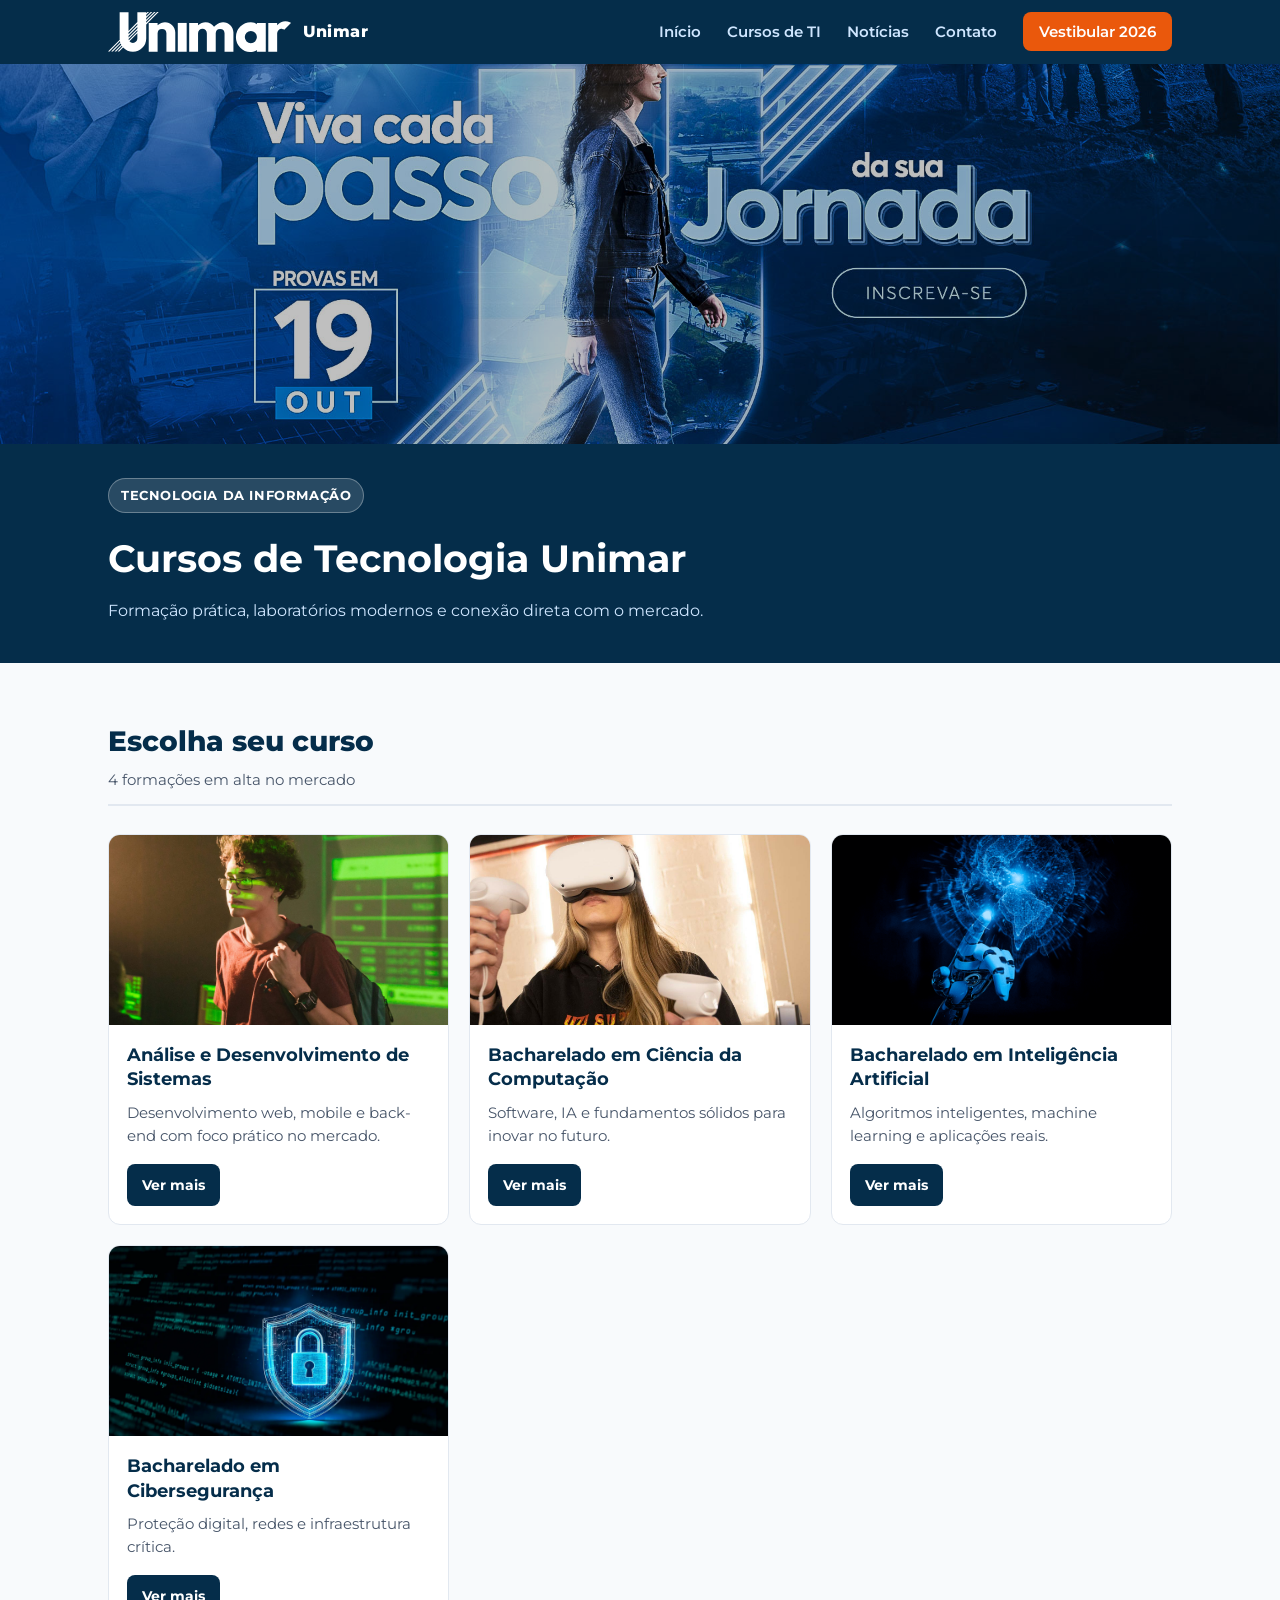
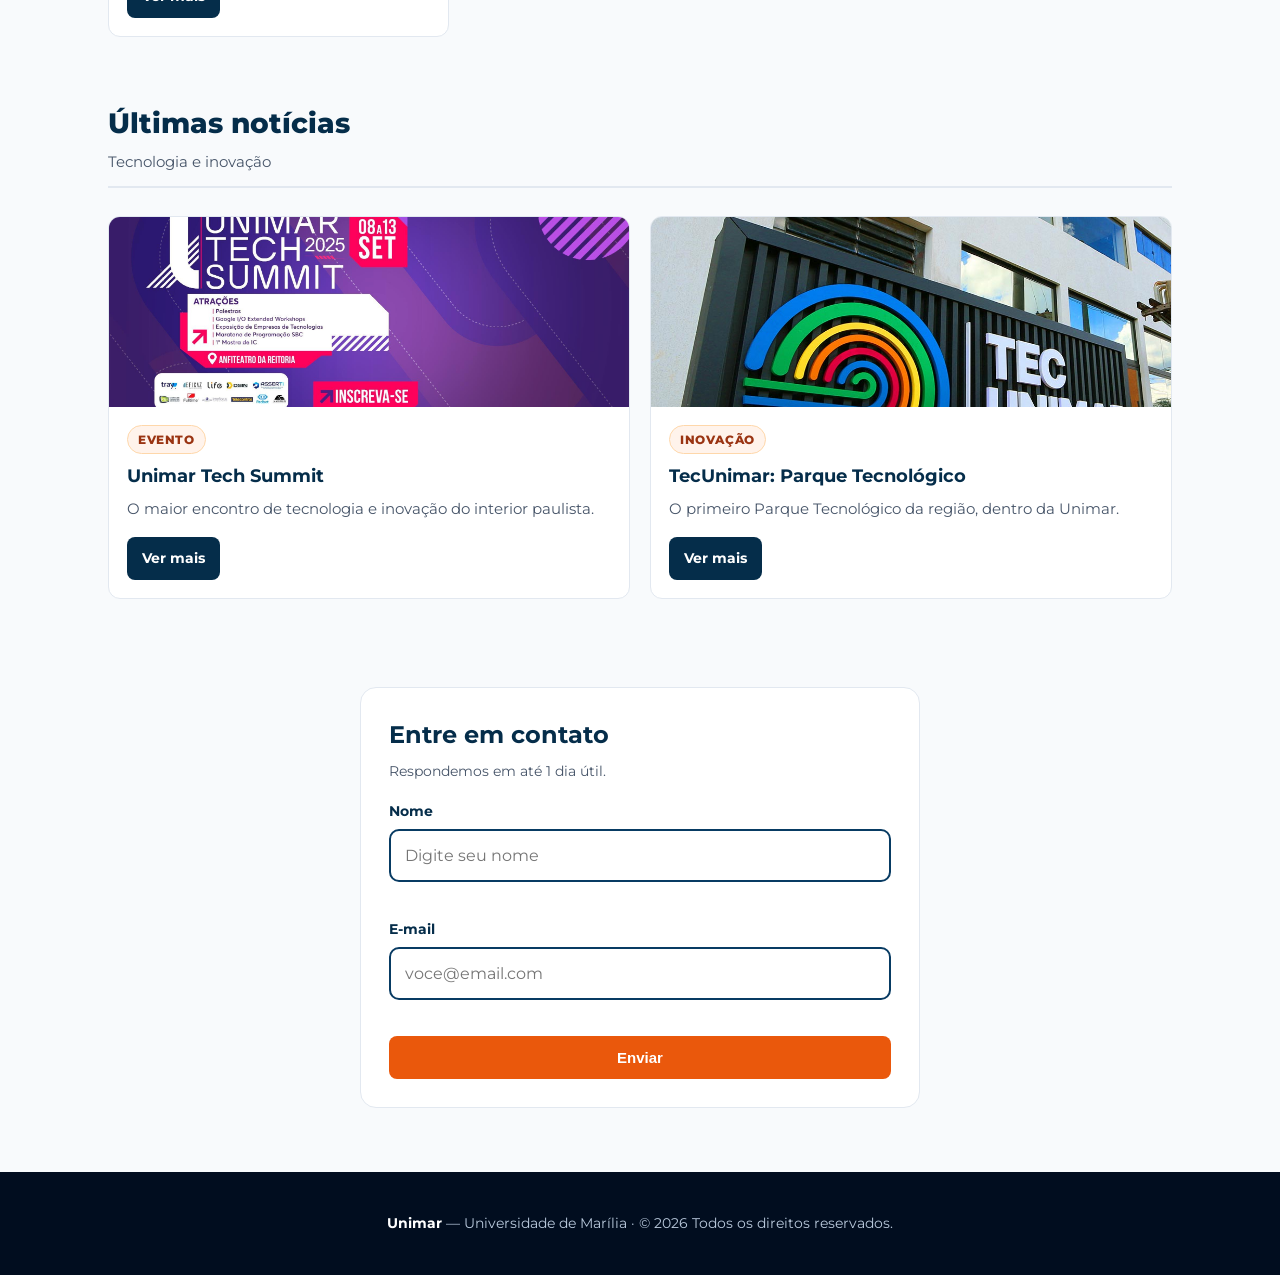
<file: tecnologia.html>
<!DOCTYPE html>
<html lang="pt-BR">
<head>
  <meta charset="UTF-8" />
  <meta name="viewport" content="width=device-width, initial-scale=1.0" />
  <title>Cursos de Tecnologia — Unimar</title>
  <meta name="description" content="ADS, Ciência da Computação, Inteligência Artificial e Cibersegurança na Unimar." />
  <link rel="icon" href="image/favicon.png" />
  <link rel="stylesheet" href="style.css" />
</head>
<body>
  <a class="skip" href="#conteudo">Pular para o conteúdo</a>
  <header class="site">
    <div class="header-in">
      <a class="brand" href="index.html"><img src="image/logo.svg" alt="Logo da Unimar" />Unimar</a>
      <button class="nav-toggle" id="navToggle" aria-expanded="false" aria-controls="mainNav" aria-label="Abrir menu">☰</button>
      <nav class="main" id="mainNav" aria-label="Navegação principal">
        <ul>
          <li><a href="index.html">Início</a></li>
          <li><a href="#cursos">Cursos de TI</a></li>
          <li><a href="#noticias">Notícias</a></li>
          <li><a href="#contato">Contato</a></li>
          <li><a class="nav-cta" href="https://portal.unimar.br/seletivo/seletivo_inscricao/?edital=C3117A0194E88CA8F6DEF9F8A8FC43A82D6B70D6F85C94136C647F647C95C99D" target="_blank" rel="noopener">Vestibular 2026</a></li>
        </ul>
      </nav>
    </div>
  </header>

  <section class="page-hero" aria-label="Cursos de tecnologia">
    <img src="image/unimar_vestibular_banner.jpg" alt="" aria-hidden="true" />
    <div class="page-hero-in">
      <span class="eyebrow">Tecnologia da Informação</span>
      <h1>Cursos de Tecnologia Unimar</h1>
      <p>Formação prática, laboratórios modernos e conexão direta com o mercado.</p>
    </div>
  </section>

  <main class="container" id="conteudo">
    <section class="section" id="cursos" aria-labelledby="cursosTitle">
      <div class="section-head"><div><h2 id="cursosTitle">Escolha seu curso</h2><p>4 formações em alta no mercado</p></div></div>
      <div class="cards">
        <article class="t-card">
          <img src="image/cursos/ads.jpg" alt="Estudantes em laboratório de ADS" loading="lazy" />
          <div class="t-body"><h3>Análise e Desenvolvimento de Sistemas</h3><p>Desenvolvimento web, mobile e back-end com foco prático no mercado.</p><a href="https://oficial.unimar.br/cursos/analise-e-desenvolvimento-de-sistemas/" class="btn btn-sm" target="_blank" rel="noopener">Ver mais</a></div>
        </article>
        <article class="t-card">
          <img src="image/cursos/bcc.jpg" alt="Laboratório de Ciência da Computação" loading="lazy" />
          <div class="t-body"><h3>Bacharelado em Ciência da Computação</h3><p>Software, IA e fundamentos sólidos para inovar no futuro.</p><a href="https://oficial.unimar.br/cursos/ciencia-da-computacao/" class="btn btn-sm" target="_blank" rel="noopener">Ver mais</a></div>
        </article>
        <article class="t-card">
          <img src="image/cursos/ia.png" alt="Ilustração de inteligência artificial" loading="lazy" />
          <div class="t-body"><h3>Bacharelado em Inteligência Artificial</h3><p>Algoritmos inteligentes, machine learning e aplicações reais.</p><a href="https://oficial.unimar.br/bacharelado-em-inteligencia-artificial/" class="btn btn-sm" target="_blank" rel="noopener">Ver mais</a></div>
        </article>
        <article class="t-card">
          <img src="image/cursos/cyberseguranca.webp" alt="Profissional de cibersegurança" loading="lazy" />
          <div class="t-body"><h3>Bacharelado em Cibersegurança</h3><p>Proteção digital, redes e infraestrutura crítica.</p><a href="https://oficial.unimar.br/ciberseguranca-e-infraestrutura-de-redes/" class="btn btn-sm" target="_blank" rel="noopener">Ver mais</a></div>
        </article>
      </div>
    </section>

    <section class="section" id="noticias" aria-labelledby="notTitle">
      <div class="section-head"><div><h2 id="notTitle">Últimas notícias</h2><p>Tecnologia e inovação</p></div></div>
      <div class="cards">
        <article class="n-card">
          <img src="image/noticias/unimar_tech_summit.jpg" alt="Unimar Tech Summit" loading="lazy" />
          <div class="n-body"><span class="tag">Evento</span><h3>Unimar Tech Summit</h3><p>O maior encontro de tecnologia e inovação do interior paulista.</p><a href="https://lets.4.events/unimar-tech-summit-2025-C11575E131" class="btn btn-sm" target="_blank" rel="noopener">Ver mais</a></div>
        </article>
        <article class="n-card">
          <img src="image/noticias/tec_unimar.jpg" alt="Parque tecnológico TecUnimar" loading="lazy" />
          <div class="n-body"><span class="tag">Inovação</span><h3>TecUnimar: Parque Tecnológico</h3><p>O primeiro Parque Tecnológico da região, dentro da Unimar.</p><a href="https://tec.unimar.br/" class="btn btn-sm" target="_blank" rel="noopener">Ver mais</a></div>
        </article>
      </div>
    </section>

    <section class="section" id="contato" aria-labelledby="ctTitle">
      <form class="contact" id="contactForm" novalidate>
        <h2 id="ctTitle">Entre em contato</h2>
        <p>Respondemos em até 1 dia útil.</p>
        <div class="form-ok" id="formOk" hidden>Obrigado! Recebemos seu contato.</div>
        <div class="field">
          <label for="fName">Nome</label>
          <input id="fName" name="nome" type="text" placeholder="Digite seu nome" autocomplete="name" required />
          <p class="err" id="fNameErr"></p>
        </div>
        <div class="field">
          <label for="fMail">E-mail</label>
          <input id="fMail" name="email" type="email" placeholder="voce@email.com" autocomplete="email" required />
          <p class="err" id="fMailErr"></p>
        </div>
        <button class="btn btn-cta" type="submit" style="width:100%">Enviar</button>
      </form>
    </section>
  </main>

  <footer class="site"><p><strong>Unimar</strong> — Universidade de Marília · &copy; 2026 Todos os direitos reservados.</p></footer>
  <script src="script.js"></script>
</body>
</html>
</file>
<file: style.css>
@import url('https://fonts.googleapis.com/css2?family=Montserrat:wght@400;500;600;700;800&display=swap');
:root{
  --navy:#052d4a;
  --navy-2:#083b63;
  --navy-deep:#010d1f;
  --cta:#EA580C;
  --cta-hover:#c2410c;
  --bg:#F8FAFC;
  --fg:#1E293B;
  --muted:#475569;
  --card:#FFFFFF;
  --border:#E2E8F0;
  --radius:12px;
  --header-h:64px;
  --maxw:1100px;
  --ring:0 0 0 3px rgba(234,88,12,.45);
}
*{box-sizing:border-box}
html{scroll-behavior:smooth;scroll-padding-top:calc(var(--header-h) + 16px)}
body{margin:0;background:var(--bg);color:var(--fg);font-family:'Montserrat',system-ui,-apple-system,"Segoe UI",Roboto,Arial,sans-serif;line-height:1.6}
img{max-width:100%}
a{color:inherit}
:focus-visible{outline:2px solid var(--cta);outline-offset:3px;border-radius:4px}
@media (prefers-reduced-motion:reduce){*{animation:none!important;transition:none!important}html{scroll-behavior:auto}}
.skip{position:absolute;left:-9999px;top:0;background:#fff;color:var(--navy);padding:10px 16px;z-index:100;border-radius:0 0 8px 0}
.skip:focus{left:0}
header.site{position:fixed;inset:0 0 auto 0;height:var(--header-h);z-index:50;background:var(--navy);color:#fff;display:flex;align-items:center}
.header-in{width:100%;max-width:var(--maxw);margin:0 auto;padding:0 18px;display:flex;align-items:center;justify-content:space-between;gap:16px}
.brand{display:flex;align-items:center;gap:12px;text-decoration:none;color:#fff;font-weight:800;letter-spacing:.4px}
.brand img{height:40px;display:block}
.nav-toggle{display:none;background:transparent;border:1px solid rgba(255,255,255,.35);color:#fff;border-radius:8px;padding:8px 12px;font-size:18px;cursor:pointer;line-height:1}
nav.main ul{display:flex;align-items:center;gap:26px;list-style:none;margin:0;padding:0}
nav.main a{color:#cfe6ff;text-decoration:none;font-size:15px;font-weight:600}
nav.main a:hover{color:#fff;text-decoration:underline;text-underline-offset:4px}
.nav-cta{background:var(--cta);color:#fff!important;padding:10px 16px;border-radius:8px;text-decoration:none!important;font-weight:700}
.nav-cta:hover{background:var(--cta-hover)}
.hero{margin-top:var(--header-h);position:relative;min-height:420px;display:flex;align-items:center;justify-content:center;text-align:center;color:#fff;overflow:hidden;background:var(--navy-deep)}
.hero>img{position:absolute;inset:0;width:100%;height:100%;object-fit:cover;filter:brightness(.55)}
.hero-in{position:relative;z-index:1;max-width:820px;padding:72px 20px 64px}
.eyebrow{display:inline-block;background:rgba(255,255,255,.14);border:1px solid rgba(255,255,255,.3);padding:6px 12px;border-radius:999px;font-size:13px;font-weight:700;letter-spacing:.6px;text-transform:uppercase;margin-bottom:16px}
.hero h1{margin:0 0 12px;font-size:clamp(28px,5vw,52px);line-height:1.1;letter-spacing:1px;font-weight:800}
.hero p{margin:0 auto 26px;max-width:620px;color:#e8f1ff;font-size:clamp(15px,2vw,18px)}
.hero-actions{display:flex;gap:12px;justify-content:center;flex-wrap:wrap}
.btn{display:inline-flex;align-items:center;justify-content:center;gap:8px;background:var(--navy);color:#fff;padding:12px 20px;border:1px solid transparent;border-radius:8px;font-size:15px;font-weight:700;cursor:pointer;text-decoration:none;transition:background-color .2s,transform .15s}
.btn:hover{background:var(--navy-2);transform:translateY(-1px)}
.btn-cta{background:var(--cta)}
.btn-cta:hover{background:var(--cta-hover)}
.btn-ghost{background:transparent;border-color:rgba(255,255,255,.6);color:#fff}
.btn-ghost:hover{background:rgba(255,255,255,.12)}
.btn-light{background:#fff;color:var(--navy)}
.btn-sm{padding:9px 14px;font-size:14px}
.container{max-width:var(--maxw);margin:0 auto;padding:0 18px}
.section{padding:56px 0 8px}
.section-head{border-bottom:2px solid var(--border);padding-bottom:12px;margin-bottom:28px;display:flex;align-items:end;justify-content:space-between;gap:16px;flex-wrap:wrap}
.section-head h2{margin:0;font-size:clamp(20px,3vw,28px);color:var(--navy);font-weight:800}
.section-head p{margin:4px 0 0;color:var(--muted);font-size:15px}
.grid-courses{display:grid;grid-template-columns:repeat(3,1fr);gap:20px}
.course-card{background:var(--navy);color:#fff;border:1px solid var(--navy-2);border-radius:var(--radius);padding:28px 20px;min-height:190px;display:flex;flex-direction:column;align-items:center;justify-content:center;gap:14px;text-align:center;cursor:pointer;font:inherit;transition:transform .18s,background-color .2s,box-shadow .2s;width:100%}
.course-card:hover,.course-card:focus-visible{background:var(--navy-2);transform:translateY(-3px);box-shadow:0 12px 28px rgba(5,45,74,.25)}
.course-card .icon{width:48px;height:48px;flex:none}
.course-card strong{font-size:17px}
.course-card small{color:#cfe6ff;font-weight:500}
.info-band{background:var(--navy);color:#fff;margin-top:56px;border-radius:16px;padding:40px 32px;box-shadow:0 10px 30px rgba(5,45,74,.2)}
.info-band h2{margin:0 0 16px;text-align:center;letter-spacing:1.5px;font-size:20px}
.info-band p{margin:0 0 14px;color:#e8f1ff;font-size:16px;max-width:900px}
.info-band p:last-child{margin-bottom:0}
.cards{display:grid;grid-template-columns:repeat(auto-fit,minmax(280px,1fr));gap:20px}
.n-card,.t-card{background:var(--card);border:1px solid var(--border);border-radius:var(--radius);overflow:hidden;display:flex;flex-direction:column;transition:transform .2s,box-shadow .2s}
.n-card:hover,.t-card:hover{transform:translateY(-4px);box-shadow:0 14px 30px rgba(2,13,31,.12)}
.n-card img,.t-card img{width:100%;height:190px;object-fit:cover;display:block}
.n-body,.t-body{padding:18px;display:flex;flex-direction:column;gap:10px;flex:1}
.n-body h3,.t-body h3{margin:0;color:var(--navy);font-size:18px;line-height:1.35}
.n-body p,.t-body p{margin:0;color:var(--muted);font-size:14.5px;flex:1}
.n-body .btn,.t-body .btn{align-self:flex-start;margin-top:6px}
.tag{align-self:flex-start;font-size:12px;font-weight:800;letter-spacing:.6px;text-transform:uppercase;background:#FFF3EB;color:#9a3412;border:1px solid #fed7aa;padding:4px 10px;border-radius:999px}
.partners{text-align:center;padding:48px 0 8px}
.partners h2{color:var(--navy);margin:0 0 24px}
.partner-row{display:flex;gap:20px;justify-content:center;align-items:center;flex-wrap:wrap}
.partner-row img{width:170px;height:80px;object-fit:contain;background:#fff;border:1px solid var(--border);border-radius:10px;padding:10px 14px}
.page-hero{margin-top:var(--header-h);background:var(--navy);color:#fff}
.page-hero img{width:100%;max-height:380px;object-fit:cover;display:block;filter:brightness(.75)}
.page-hero-in{max-width:var(--maxw);margin:0 auto;padding:34px 18px 40px}
.page-hero h1{margin:0 0 8px;font-size:clamp(24px,4vw,38px)}
.page-hero p{margin:0;color:#cfe6ff}
.contact{max-width:560px;margin:24px auto 0;background:var(--card);border:1px solid var(--border);border-radius:16px;padding:28px}
.contact h2{margin:0 0 6px;color:var(--navy)}
.contact p{margin:0 0 18px;color:var(--muted);font-size:14px}
.field{margin-bottom:14px;text-align:left}
.field label{display:block;font-weight:700;font-size:14px;margin-bottom:6px;color:var(--navy)}
.field input{width:100%;padding:12px 14px;font-size:15px;border:2px solid var(--navy-2);border-radius:10px;background:#fff;color:var(--fg);font:inherit}
.field input:focus{border-color:var(--cta);box-shadow:var(--ring);outline:none}
.field .err{color:#b91c1c;font-size:13px;min-height:18px;margin:4px 0 0}
.form-ok{background:#ecfdf5;border:1px solid #6ee7b7;color:#065f46;padding:12px;border-radius:10px;margin-bottom:14px;font-size:14px}
.modal-backdrop{position:fixed;inset:0;background:rgba(2,13,31,.6);display:none;align-items:center;justify-content:center;padding:20px;z-index:80}
.modal-backdrop.open{display:flex}
.modal{background:#fff;width:100%;max-width:640px;border-radius:14px;box-shadow:0 24px 60px rgba(0,0,0,.35);overflow:hidden;max-height:85vh;display:flex;flex-direction:column}
.modal-header{display:flex;align-items:center;justify-content:space-between;gap:12px;padding:16px 20px;border-bottom:1px solid var(--border)}
.modal-header strong{color:var(--navy)}
.modal-body{padding:18px 20px;overflow:auto}
.modal-body ul{list-style:none;padding:0;margin:0;display:grid;gap:12px}
.modal-body li{background:#f8fafc;border:1px solid var(--border);border-radius:10px;padding:12px 14px;display:flex;align-items:center;justify-content:space-between;gap:12px;flex-wrap:wrap}
.close{background:#f1f5f9;border:1px solid var(--border);font-size:18px;cursor:pointer;border-radius:8px;width:38px;height:38px;line-height:1}
.close:hover{background:#e2e8f0}
footer.site{background:var(--navy-deep);color:#b9c9dc;text-align:center;padding:26px 18px;margin-top:56px;font-size:14px}
footer.site strong{color:#fff}
@media (max-width:900px){.grid-courses{grid-template-columns:1fr 1fr}.hero{min-height:360px}}
@media (max-width:640px){
.nav-toggle{display:block}
nav.main{display:none;position:absolute;top:var(--header-h);left:0;right:0;background:var(--navy);border-top:1px solid rgba(255,255,255,.15);padding:10px 18px 16px}
nav.main.open{display:block}
nav.main ul{flex-direction:column;align-items:stretch;gap:4px}
nav.main a{display:block;padding:12px 6px}
.grid-courses{grid-template-columns:1fr}
.info-band{padding:28px 18px;border-radius:12px}
.contact{padding:20px 16px}
}
</file>
